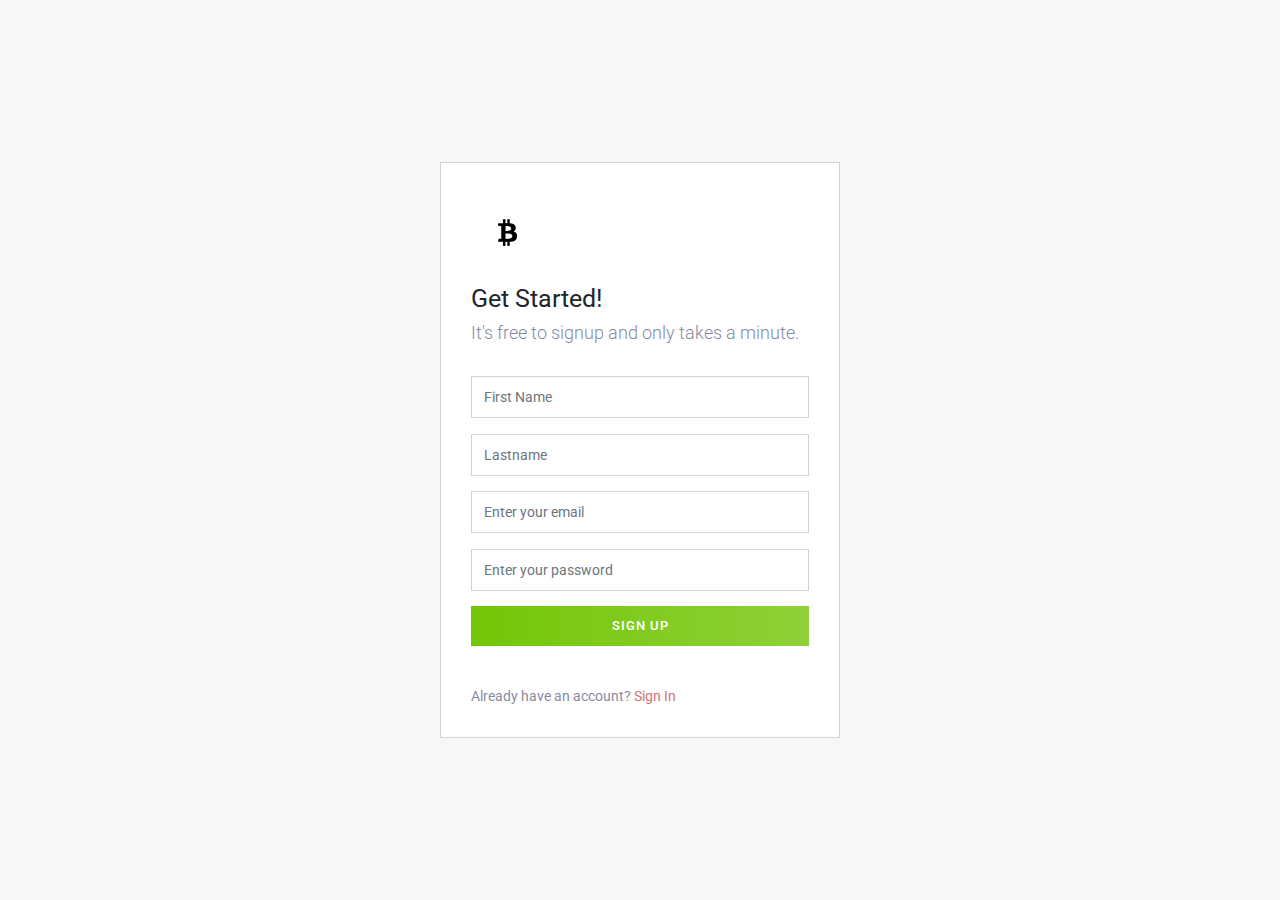
<file: logout.html>
<!DOCTYPE html>
<html lang="en">
  <head>
    <!-- Required meta tags -->
    <meta charset="utf-8">
    <meta name="viewport" content="width=device-width, initial-scale=1, shrink-to-fit=no">

    <!-- Twitter -->
    <meta name="twitter:site" content="@themepixels">
    <meta name="twitter:creator" content="@themepixels">
    <meta name="twitter:card" content="summary_large_image">
    <meta name="twitter:title" content="Slim">
    <meta name="twitter:description" content="Premium Quality and Responsive UI for Dashboard.">
    <meta name="twitter:image" content="http://themepixels.me/slim/img/slim-social.png">

    <!-- Facebook -->
    <meta property="og:url" content="http://themepixels.me/slim">
    <meta property="og:title" content="Slim">
    <meta property="og:description" content="Premium Quality and Responsive UI for Dashboard.">

    <meta property="og:image" content="http://themepixels.me/slim/img/slim-social.png">
    <meta property="og:image:secure_url" content="http://themepixels.me/slim/img/slim-social.png">
    <meta property="og:image:type" content="image/png">
    <meta property="og:image:width" content="1200">
    <meta property="og:image:height" content="600">

    <!-- Meta -->
    <meta name="description" content="Premium Quality and Responsive UI for Dashboard.">
    <meta name="author" content="ThemePixels">

    <title>G Star Marketing Admin</title>

    <!-- vendor css -->
    <link href="lib/font-awesome/css/font-awesome.css" rel="stylesheet">
    <link href="lib/Ionicons/css/ionicons.css" rel="stylesheet">   
    <link href="lib/rickshaw/css/rickshaw.min.css" rel="stylesheet">

    <!-- Slim CSS -->
    <link rel="stylesheet" href="css/slim.css">

  </head>
  <body>
<div class="signin-wrapper">

      <div class="signin-box signup">
        <h2 class="slim-logo"><a href="index.html"><img src="img/logo.png"></a></h2>
        <h3 class="signin-title-primary">Get Started!</h3>
        <h5 class="signin-title-secondary lh-4">It's free to signup and only takes a minute.</h5>
        
        <div class="form-group">
          <input type="text" class="form-control" placeholder="First Name">
        </div><!-- form-group -->
        <div class="form-group mg-b-50">
          <input type="text" class="form-control" placeholder="Lastname">
        </div><!-- form-group -->

        <div class="form-group">
          <input type="text" class="form-control" placeholder="Enter your email">
        </div><!-- form-group -->
        <div class="form-group mg-b-50">
          <input type="password" class="form-control" placeholder="Enter your password">
        </div><!-- form-group -->

        <button class="btn btn-primary btn-block btn-signin">Sign Up</button>


        <p class="mg-t-40 mg-b-0">Already have an account? <a href="page-signin.html">Sign In</a></p>
      </div><!-- signin-box -->

    </div>

    <script src="lib/jquery/js/jquery.js"></script>
    <script src="lib/popper.js/js/popper.js"></script>
    <script src="lib/bootstrap/js/bootstrap.js"></script>
    <script src="lib/jquery.cookie/js/jquery.cookie.js"></script>
    <script src="lib/d3/js/d3.js"></script>
    <script src="lib/rickshaw/js/rickshaw.min.js"></script>
    <script src="lib/Flot/js/jquery.flot.js"></script>
    <script src="lib/Flot/js/jquery.flot.resize.js"></script>
    <script src="lib/peity/js/jquery.peity.js"></script>

    <script src="../js/slim.js"></script>
    <script src="../js/ResizeSensor.js"></script>
    <script>
      $(function(){
        'use strict'

        var multibar = new Rickshaw.Graph({
          element: document.querySelector('#chartMultiBar1'),
          renderer: 'bar',
          stack: false,
          max: 60,
          series: [{
            data: [
              { x: 0, y: 20 },
              { x: 1, y: 25 },
              { x: 2, y: 10 },
              { x: 3, y: 15 },
              { x: 4, y: 20 },
              { x: 5, y: 40 },
              { x: 6, y: 15 },
              { x: 7, y: 40 },
              { x: 8, y: 25 }
            ],
            color: '#065381'
          },
          {
            data: [
              { x: 0, y: 10 },
              { x: 1, y: 30 },
              { x: 2, y: 45 },
              { x: 3, y: 30 },
              { x: 4, y: 42 },
              { x: 5, y: 20 },
              { x: 6, y: 30 },
              { x: 7, y: 15 },
              { x: 8, y: 20 }
            ],
            color: '#34B2E4'
          }]
        });

        multibar.render();

        // Responsive Mode
        new ResizeSensor($('.slim-mainpanel'), function(){
          multibar.configure({
            width: $('#chartMultiBar1').width(),
            height: $('#chartMultiBar1').height()
          });
          multibar.render();
        });

      });
    </script>
  </body>
</html>
</file>
<file: lib/rickshaw/css/rickshaw.min.css>
.rickshaw_graph .detail .item.left,.rickshaw_graph .detail .x_label.left{left:0}.rickshaw_graph .detail .item.right,.rickshaw_graph .detail .x_label.right{right:0}.rickshaw_graph .detail .item,.rickshaw_graph .detail .x_label,.rickshaw_graph .x_tick .title{font-family:Arial,sans-serif;font-size:12px;white-space:nowrap}.rickshaw_graph .detail{pointer-events:none;position:absolute;top:0;z-index:2;background:rgba(0,0,0,.1);bottom:0;width:1px;transition:opacity .25s linear;-moz-transition:opacity .25s linear;-o-transition:opacity .25s linear;-webkit-transition:opacity .25s linear}.rickshaw_graph .detail.inactive{opacity:0}.rickshaw_graph .detail .item.active{opacity:1}.rickshaw_graph .detail .x_label{border-radius:3px;padding:6px;opacity:.5;border:1px solid #e0e0e0;position:absolute;background:#fff}.rickshaw_graph .detail .item{position:absolute;z-index:2;border-radius:3px;padding:.25em;opacity:0;background:rgba(0,0,0,.4);color:#fff;border:1px solid rgba(0,0,0,.4);margin-left:1em;margin-right:1em;margin-top:-1em}.rickshaw_graph .detail .item.active{background:rgba(0,0,0,.8)}.rickshaw_graph .detail .item:after{position:absolute;display:block;width:0;height:0;content:"";border:5px solid transparent}.rickshaw_graph .detail .item.left:after{top:1em;left:-5px;margin-top:-5px;border-right-color:rgba(0,0,0,.8);border-left-width:0}.rickshaw_graph .detail .item.right:after{top:1em;right:-5px;margin-top:-5px;border-left-color:rgba(0,0,0,.8);border-right-width:0}.rickshaw_graph .detail .dot{width:4px;height:4px;margin-left:-3px;margin-top:-3.5px;border-radius:5px;position:absolute;box-shadow:0 0 2px rgba(0,0,0,.6);box-sizing:content-box;-moz-box-sizing:content-box;background:#fff;border-width:2px;border-style:solid;display:none;background-clip:padding-box}.rickshaw_graph .detail .dot.active{display:block}.rickshaw_graph{position:relative}.rickshaw_graph svg{display:block;overflow:hidden}.rickshaw_graph .x_tick{position:absolute;top:0;bottom:0;width:0;border-left:1px dotted rgba(0,0,0,.2);pointer-events:none}.rickshaw_graph .x_tick .title{position:absolute;opacity:.5;margin-left:3px;bottom:1px}.rickshaw_annotation_timeline{height:1px;border-top:1px solid #e0e0e0;margin-top:10px;position:relative}.rickshaw_annotation_timeline .annotation{position:absolute;height:6px;width:6px;margin-left:-2px;top:-3px;border-radius:5px;background-color:rgba(0,0,0,.25)}.rickshaw_graph .annotation_line{position:absolute;top:0;bottom:-6px;width:0;border-left:2px solid rgba(0,0,0,.3);display:none}.rickshaw_graph .annotation_line.active{display:block}.rickshaw_graph .annotation_range{background:rgba(0,0,0,.1);display:none;position:absolute;top:0;bottom:-6px}.rickshaw_graph .annotation_range.active{display:block}.rickshaw_graph .annotation_range.active.offscreen{display:none}.rickshaw_annotation_timeline .annotation .content{background:#fff;color:#000;opacity:.9;box-shadow:0 0 2px rgba(0,0,0,.8);border-radius:3px;position:relative;z-index:20;font-size:12px;padding:6px 8px 8px;top:18px;left:-11px;width:160px;display:none;cursor:pointer}.rickshaw_annotation_timeline .annotation .content:before{content:"\25b2";position:absolute;top:-11px;color:#fff;text-shadow:0 -1px 1px rgba(0,0,0,.8)}.rickshaw_annotation_timeline .annotation.active,.rickshaw_annotation_timeline .annotation:hover{background-color:rgba(0,0,0,.8);cursor:none}.rickshaw_annotation_timeline .annotation .content:hover{z-index:50}.rickshaw_annotation_timeline .annotation.active .content{display:block}.rickshaw_annotation_timeline .annotation:hover .content{display:block;z-index:50}.rickshaw_graph .x_axis_d3,.rickshaw_graph .y_axis{fill:none}.rickshaw_graph .x_ticks_d3 .tick,.rickshaw_graph .y_ticks .tick line{stroke:rgba(0,0,0,.16);stroke-width:2px;shape-rendering:crisp-edges;pointer-events:none}.rickshaw_graph .x_grid_d3 .tick,.rickshaw_graph .y_grid .tick{z-index:-1;stroke:rgba(0,0,0,.2);stroke-width:1px;stroke-dasharray:1 1}.rickshaw_graph .y_grid .tick[data-y-value="0"]{stroke-dasharray:1 0}.rickshaw_graph .x_grid_d3 path,.rickshaw_graph .y_grid path{fill:none;stroke:none}.rickshaw_graph .x_ticks_d3 path,.rickshaw_graph .y_ticks path{fill:none;stroke:grey}.rickshaw_graph .x_ticks_d3 text,.rickshaw_graph .y_ticks text{opacity:.5;font-size:12px;pointer-events:none}.rickshaw_graph .x_tick.glow .title,.rickshaw_graph .y_ticks.glow text{fill:#000;color:#000;text-shadow:-1px 1px 0 rgba(255,255,255,.1),1px -1px 0 rgba(255,255,255,.1),1px 1px 0 rgba(255,255,255,.1),0 1px 0 rgba(255,255,255,.1),0 -1px 0 rgba(255,255,255,.1),1px 0 0 rgba(255,255,255,.1),-1px 0 0 rgba(255,255,255,.1),-1px -1px 0 rgba(255,255,255,.1)}.rickshaw_graph .x_tick.inverse .title,.rickshaw_graph .y_ticks.inverse text{fill:#fff;color:#fff;text-shadow:-1px 1px 0 rgba(0,0,0,.8),1px -1px 0 rgba(0,0,0,.8),1px 1px 0 rgba(0,0,0,.8),0 1px 0 rgba(0,0,0,.8),0 -1px 0 rgba(0,0,0,.8),1px 0 0 rgba(0,0,0,.8),-1px 0 0 rgba(0,0,0,.8),-1px -1px 0 rgba(0,0,0,.8)}.rickshaw_legend{font-family:Arial;font-size:12px;color:#fff;background:#404040;display:inline-block;padding:12px 5px;border-radius:2px;position:relative}.rickshaw_legend:hover{z-index:10}.rickshaw_legend .swatch{width:10px;height:10px;border:1px solid rgba(0,0,0,.2)}.rickshaw_legend .line{clear:both;line-height:140%;padding-right:15px}.rickshaw_legend .line .swatch{display:inline-block;margin-right:3px;border-radius:2px}.rickshaw_legend .label{margin:0;white-space:nowrap;display:inline;font-size:inherit;background-color:transparent;color:inherit;font-weight:400;line-height:normal;padding:0;text-shadow:none}.rickshaw_legend .action:hover{opacity:.6}.rickshaw_legend .action{margin-right:.2em;opacity:.2;cursor:pointer;font-size:14px}.rickshaw_legend .line.disabled{opacity:.4}.rickshaw_legend ul{list-style-type:none;padding:0;margin:2px;cursor:pointer}.rickshaw_legend li{padding:0 0 0 2px;min-width:80px;white-space:nowrap}.rickshaw_legend li:hover{background:rgba(255,255,255,.08);border-radius:3px}.rickshaw_legend li:active{background:rgba(255,255,255,.2);border-radius:3px}
</file>
